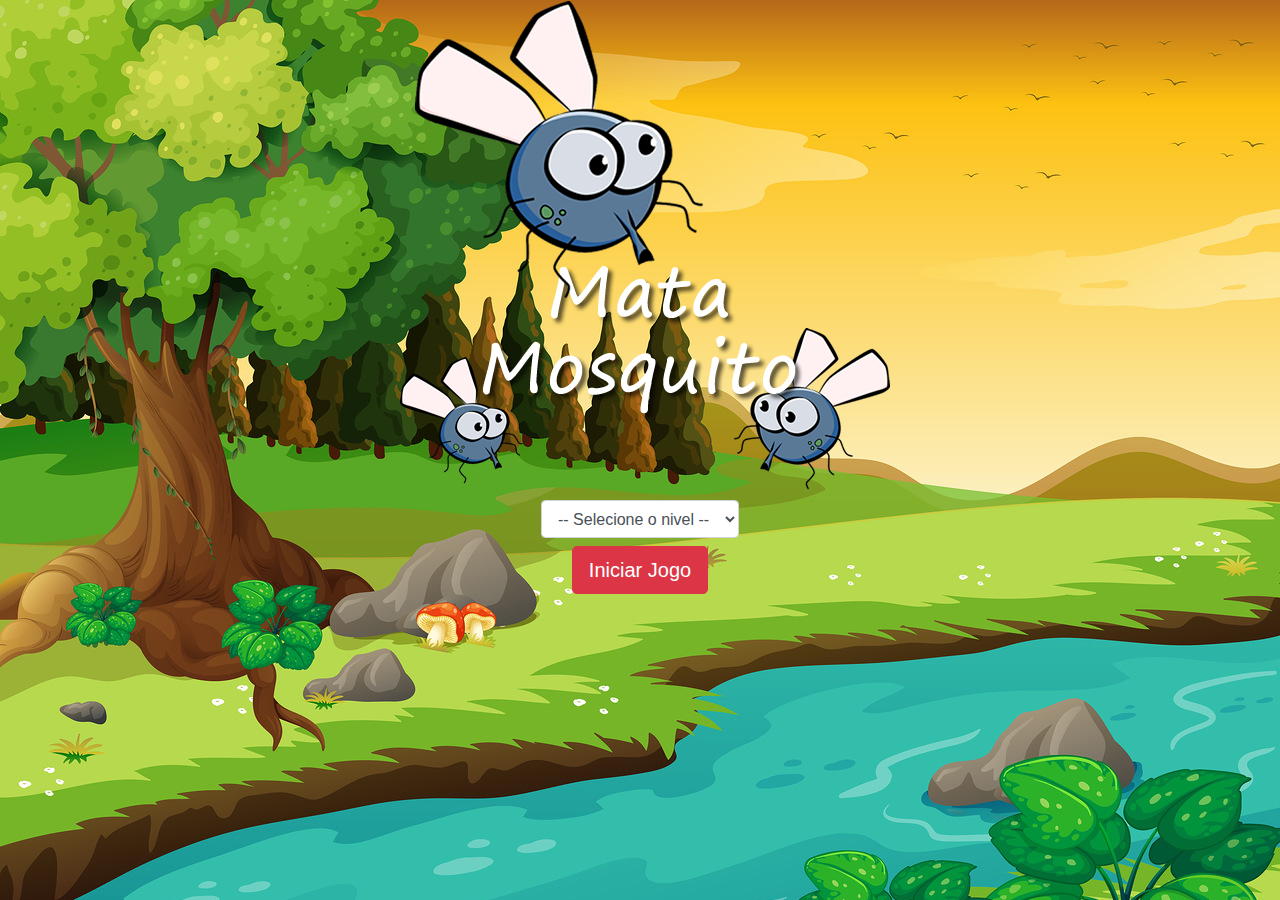
<file: index.html>
<!doctype html>
<html lang="pt-br">
  <head>
    <title>Title</title>
    <!-- Required meta tags -->
    <meta charset="utf-8">
    <meta name="viewport" content="width=device-width, initial-scale=1, shrink-to-fit=no">

    <!-- Bootstrap CSS -->
    <link rel="stylesheet" href="https://stackpath.bootstrapcdn.com/bootstrap/4.3.1/css/bootstrap.min.css" integrity="sha384-ggOyR0iXCbMQv3Xipma34MD+dH/1fQ784/j6cY/iJTQUOhcWr7x9JvoRxT2MZw1T" crossorigin="anonymous">
    <link rel="stylesheet" href="estilo.css">

    <script>
        function iniciarJogo() {
            let nivel = document.getElementById('nivel').value

            if (nivel === '') {
                alert('Selecione um nivel para iniciar o jogo')
                return false
            }
            window.location.href = 'app.html?' + nivel
        }
    </script>
  </head>
  <body>
      <div class="container">
          <div class="row">
              <div class="col">
                  <div class="d-flex justify-content-center"> 
                    <img src="imagens/game.png">
                  </div>
               </div>
          </div>   
              
          <div class="row">
              <div class="col">
                <div class="d-flex justify-content-center"> 
                       <div class="mb-2">
                        <select class="form-control" id="nivel">
                            <option value="">-- Selecione o nivel --</option>
                            <option value="normal">-- Normal --</option>
                            <option value="dificil">-- Dificil --</option>
                            <option value="chucknorris">-- Chuck Norris --</option>
                        </select>
                       </div>
                  </div>
              </div>
          </div>

          <div class="row">
            <div class="col">
                <div class="d-flex justify-content-center"> 
                  <button type="button" class="btn btn-danger btn-lg" onclick="iniciarJogo()">Iniciar Jogo</button>
                </div>
                
            </div>
        </div>
      </div>
    
  </body>
</html>
</file>
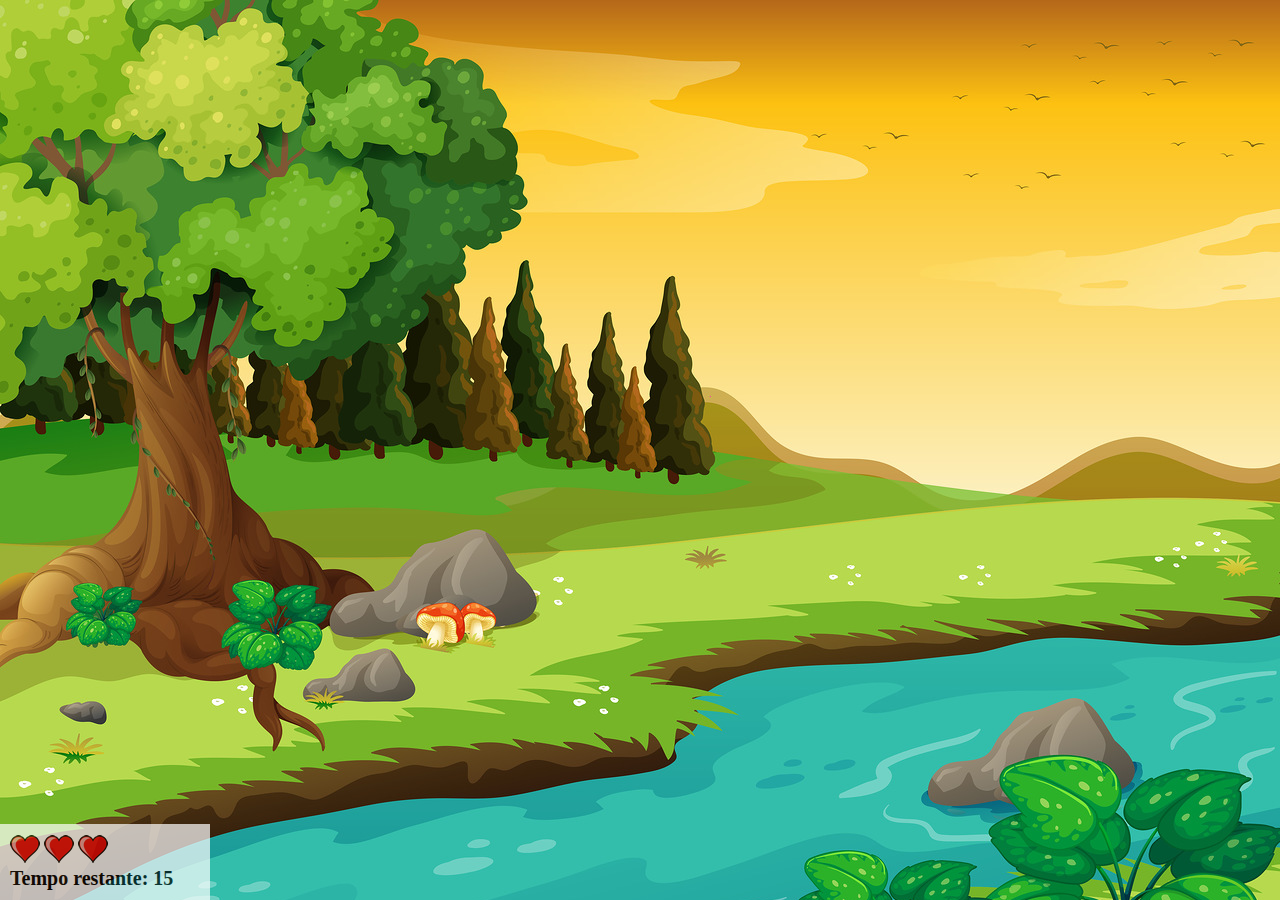
<file: app.html>
<!DOCTYPE html>
<html lang="en">
<head>
    <meta charset="UTF-8">
    <meta name="viewport" content="width=device-width, initial-scale=1.0">
    <title>Document</title>
    <link rel="stylesheet" href="estilo.css">
    <script src="jogo.js"></script>
</head>
<body onresize="ajustaTamanhoPalcoJogo()">

    <div class="painel">
        <div class="vidas">
            <img id="v1" src="imagens/coracao_cheio.png">
            <img id="v2" src="imagens/coracao_cheio.png">
            <img id="v3" src="imagens/coracao_cheio.png">
        </div>

        <div class="cronometro">Tempo restante: <span id="cronometro"></span></div>

    </div>
    
     <script>
        
        document.getElementById('cronometro').innerHTML = tempo
        
        let criaMosca = setInterval(function() {
            posicaoRandomica()    
        },criaMosquitoTempo)
    </script>
</body>
</html>
</file>
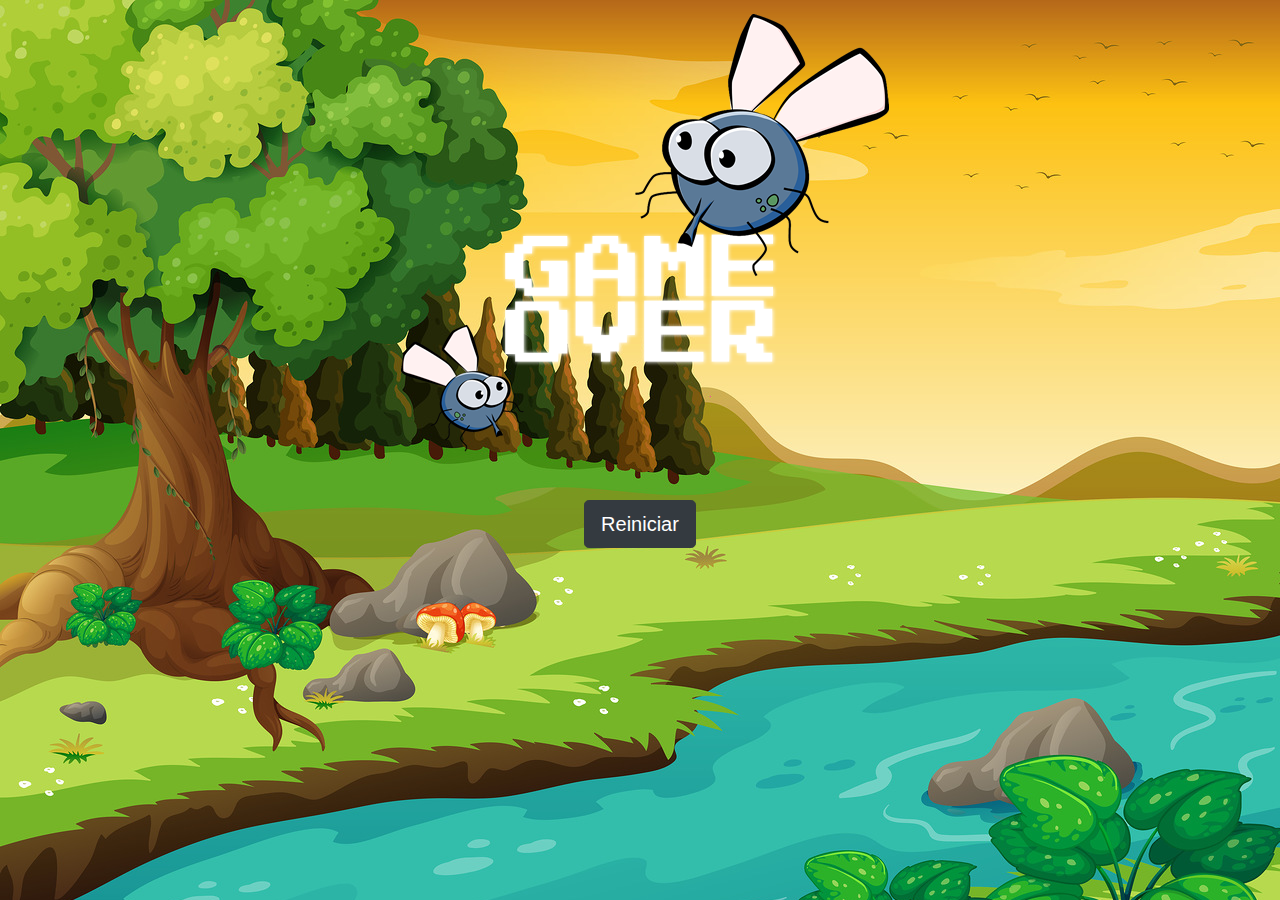
<file: fim_de_jogo.html>
<!doctype html>
<html lang="pt-br">
  <head>
    <title>Title</title>
    <!-- Required meta tags -->
    <meta charset="utf-8">
    <meta name="viewport" content="width=device-width, initial-scale=1, shrink-to-fit=no">

    <!-- Bootstrap CSS -->
    <link rel="stylesheet" href="https://stackpath.bootstrapcdn.com/bootstrap/4.3.1/css/bootstrap.min.css" integrity="sha384-ggOyR0iXCbMQv3Xipma34MD+dH/1fQ784/j6cY/iJTQUOhcWr7x9JvoRxT2MZw1T" crossorigin="anonymous">
    <link rel="stylesheet" href="estilo.css">
  </head>
  <body>
      <div class="container">
          <div class="row">
              <div class="col">
                  <div class="d-flex justify-content-center"> 
                    <img src="imagens/game_over.png">
                  </div>
                  
              </div>
          </div>

          <div class="row">
            <div class="col">
                <div class="d-flex justify-content-center"> 
                  <button type="button" class="btn btn-dark btn-lg" onclick="window.location.href = 'index.html'">Reiniciar</button>
                </div>
                
            </div>
        </div>
      </div>
    
  </body>
</html>
</file>
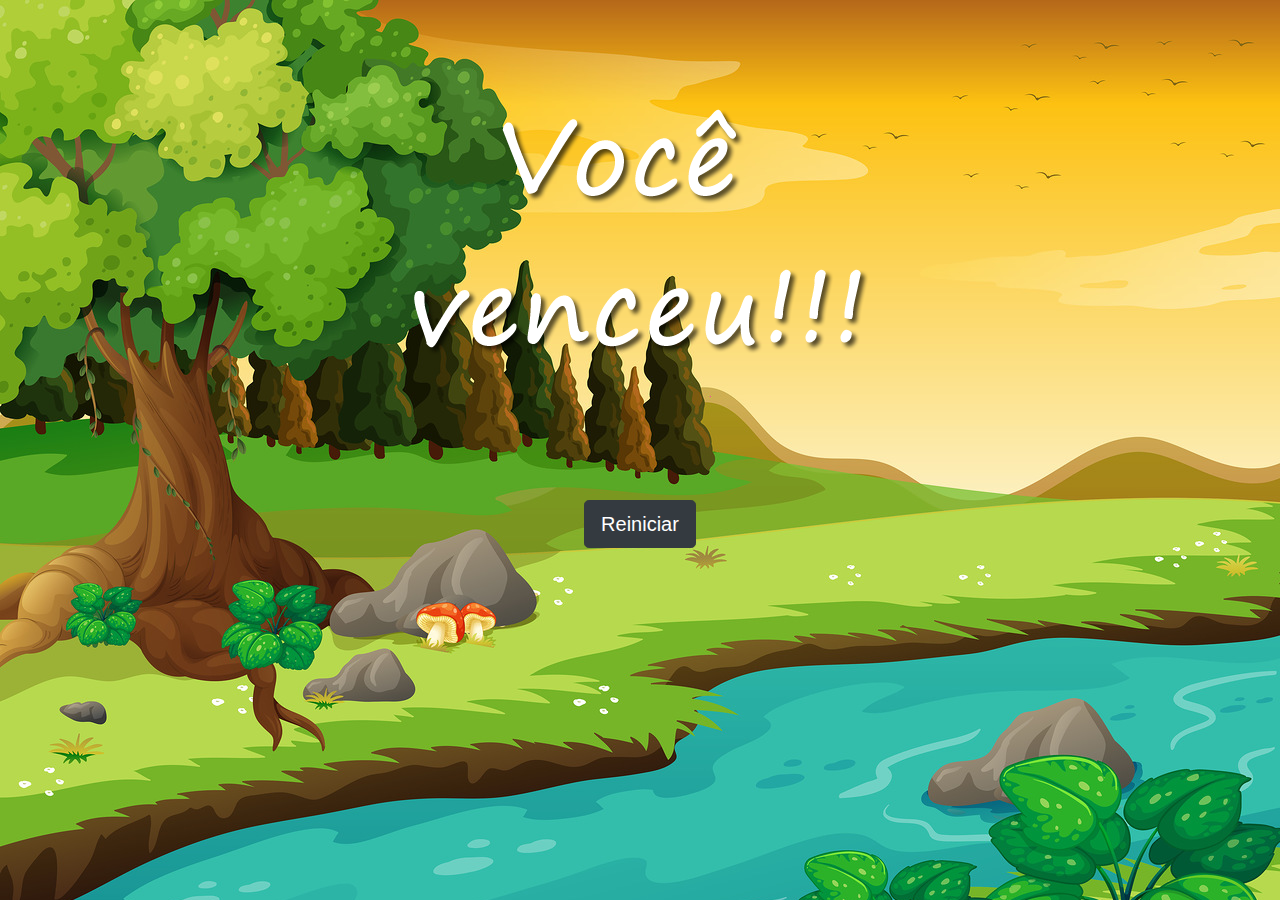
<file: vitoria.html>
<!doctype html>
<html lang="pt-br">
  <head>
    <title>Title</title>
    <!-- Required meta tags -->
    <meta charset="utf-8">
    <meta name="viewport" content="width=device-width, initial-scale=1, shrink-to-fit=no">

    <!-- Bootstrap CSS -->
    <link rel="stylesheet" href="https://stackpath.bootstrapcdn.com/bootstrap/4.3.1/css/bootstrap.min.css" integrity="sha384-ggOyR0iXCbMQv3Xipma34MD+dH/1fQ784/j6cY/iJTQUOhcWr7x9JvoRxT2MZw1T" crossorigin="anonymous">
    <link rel="stylesheet" href="estilo.css">
  </head>
  <body>
      <div class="container">
          <div class="row">
              <div class="col">
                  <div class="d-flex justify-content-center"> 
                    <img src="imagens/vitoria.png">
                  </div>
                  
              </div>
          </div>

          <div class="row">
            <div class="col">
                <div class="d-flex justify-content-center"> 
                  <button type="button" class="btn btn-dark btn-lg" onclick="window.location.href = 'index.html' ">Reiniciar</button>
                </div>
                
            </div>
        </div>
      </div>
    
  </body>
</html>
</file>
<file: estilo.css>
html{
    cursor: url(imagens/mata_mosca.png) 30 30, auto;
}
body{
    background-image: url(imagens/bg.jpg);
    background-repeat: no-repeat;
}
.mosquito1{
    width: 50px;
    height: 50px;
}
.mosquito2{
    width: 70px;
    height: 70px;
}
.mosquito3{
    width: 90px;
    height: 90px;
}
.ladoA{
    transform: scaleX(1);
}
.ladoB{
    transform: scaleX(-1);
}
.painel{
    position: absolute;
    width: 190px;
    padding: 10px;
    left: 0px;
    bottom: 0px;
    border-top: 1px solid #fff;
    background-color: #fff;
    opacity: 0.7;
}
.vidas{
    float: left;
}
.cronometro{
    float: left;
    font-size: 20px;
    font-weight: bold;
}
</file>
